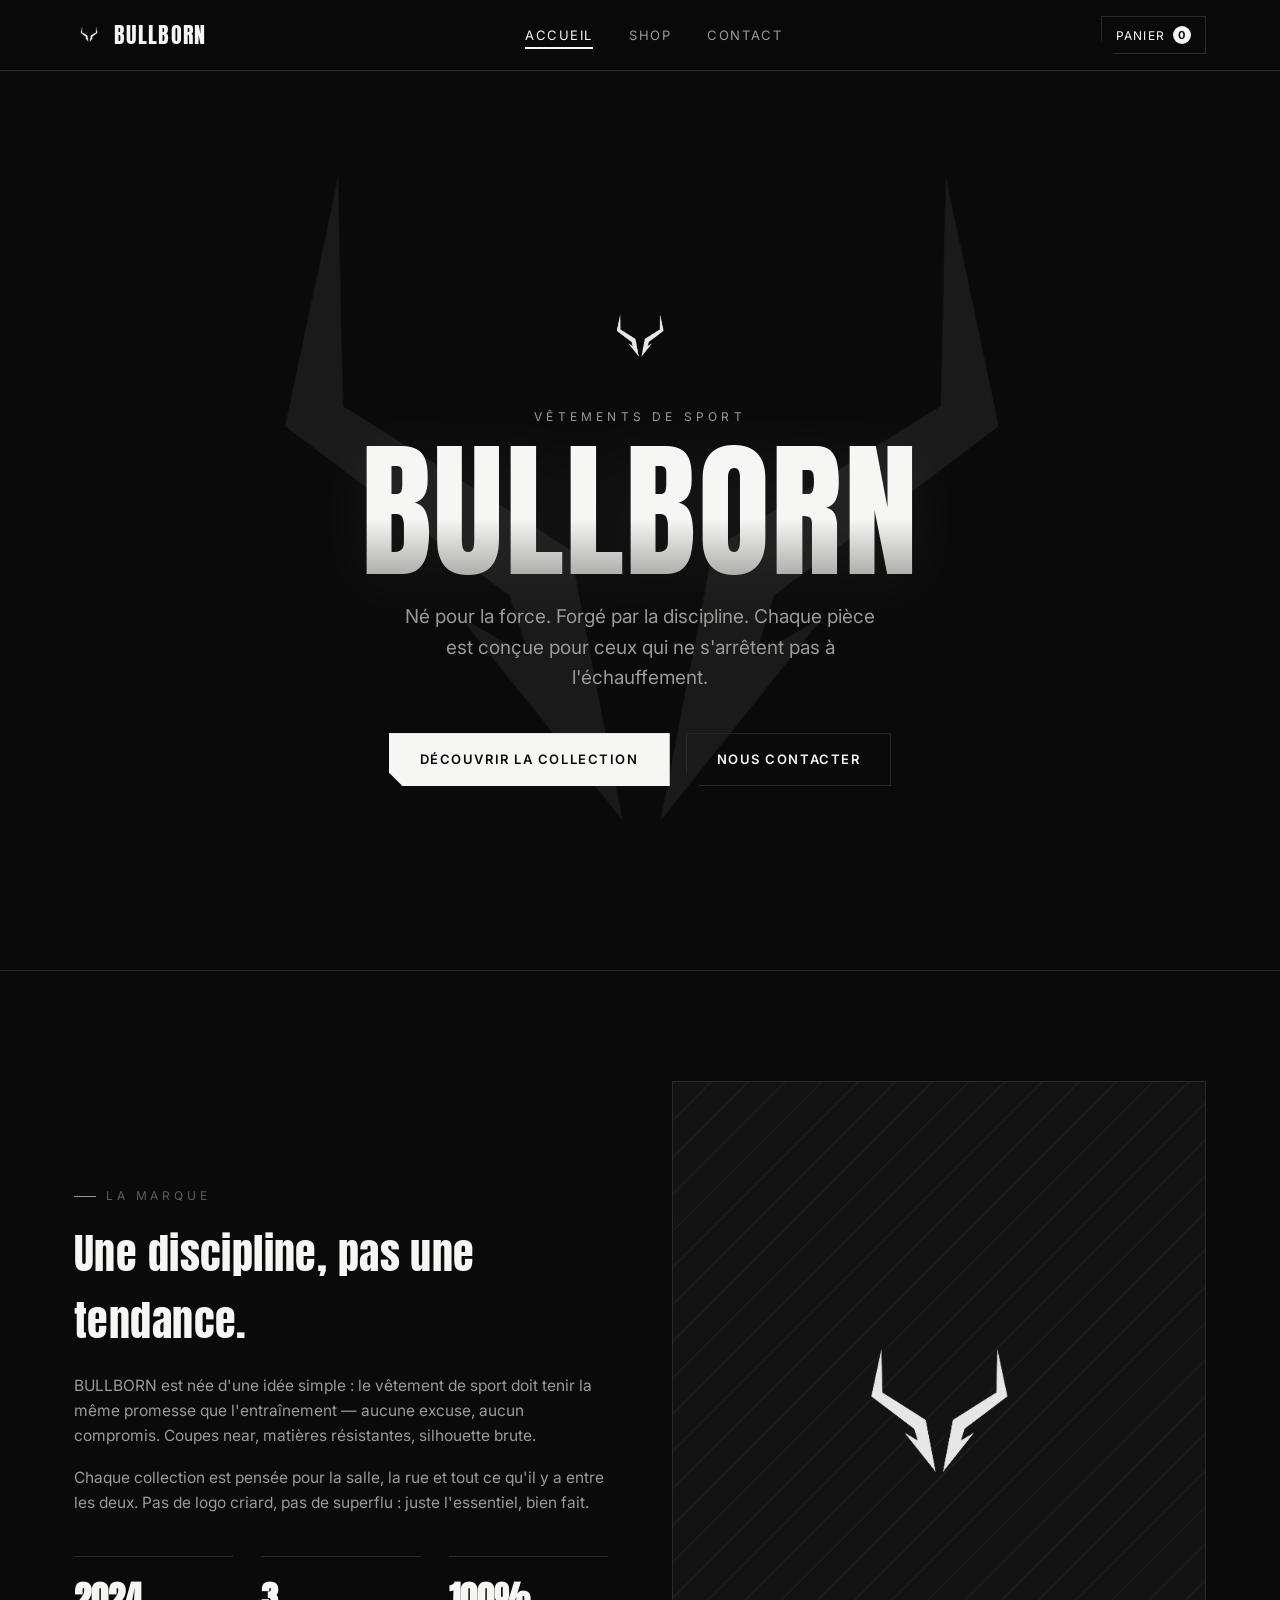
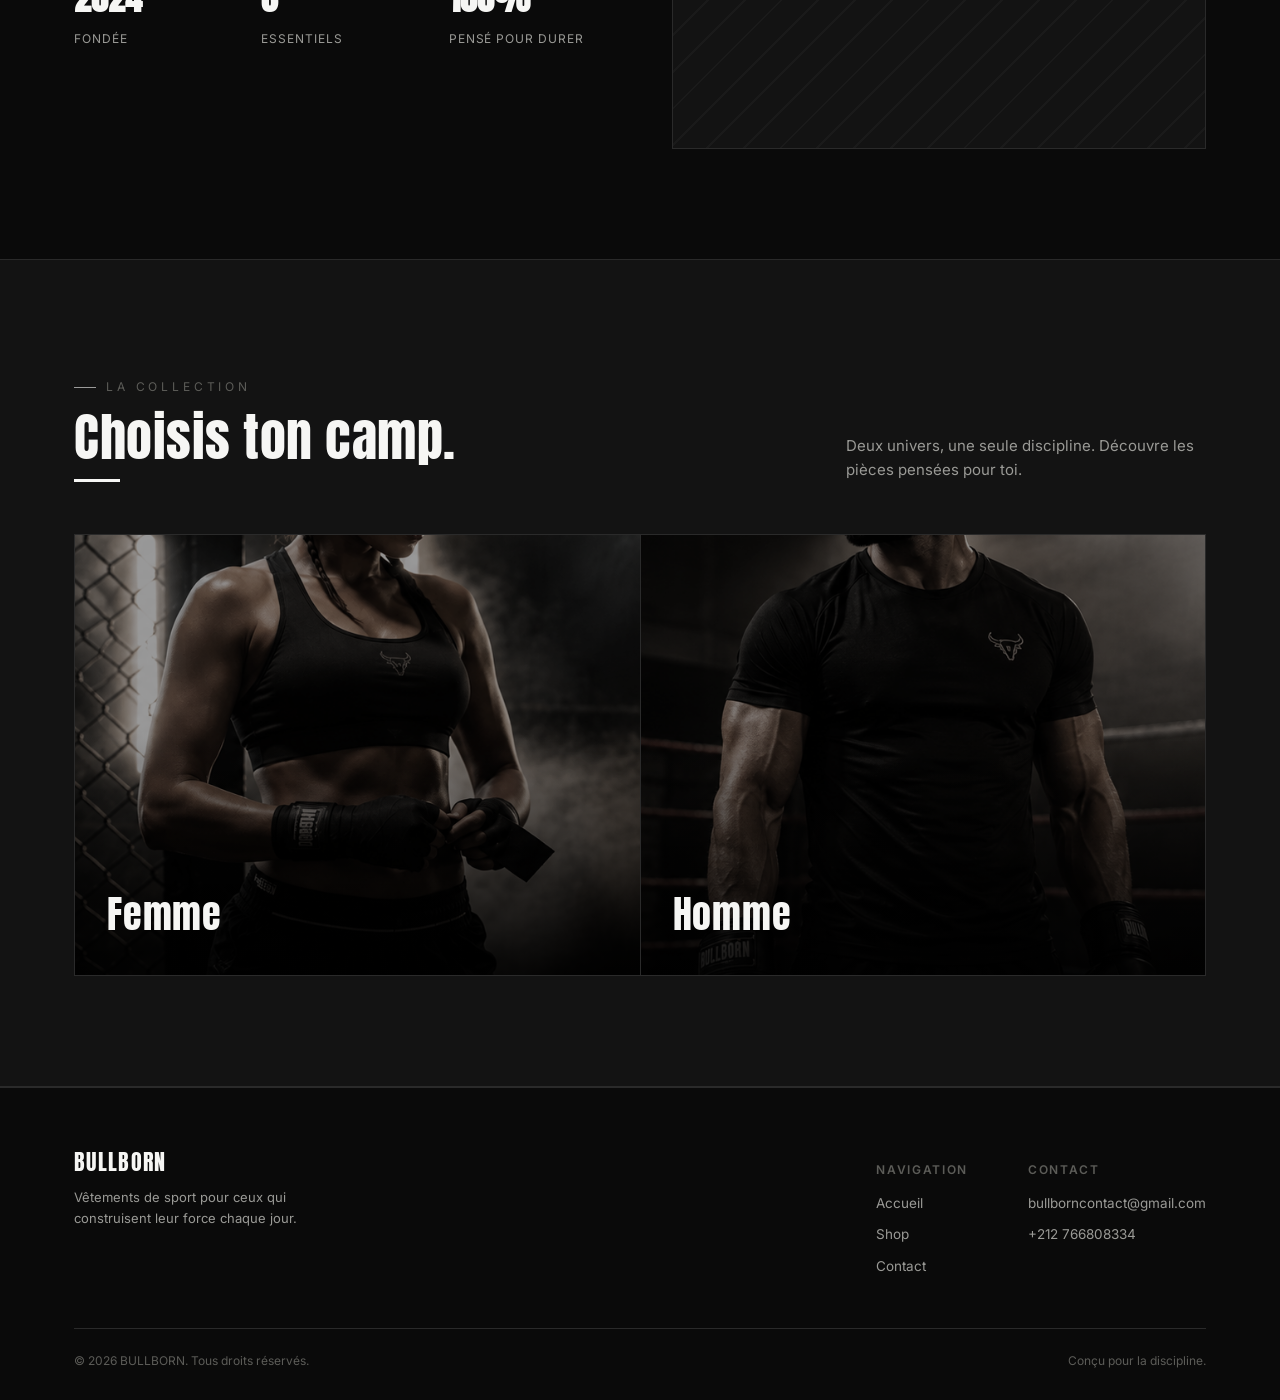
<file: index.html>
<!DOCTYPE html>
<html lang="fr">
<head>
<meta charset="UTF-8">
<meta name="viewport" content="width=device-width, initial-scale=1.0">
<title>BULLBORN — Né pour la force</title>
<meta name="description" content="BULLBORN, vêtements de sport pensés pour la discipline et la performance.">
<link rel="preconnect" href="https://fonts.googleapis.com">
<link href="https://fonts.googleapis.com/css2?family=Anton&family=Inter:wght@400;500;600;700&display=swap" rel="stylesheet">
<link rel="stylesheet" href="style.css">
</head>
<body>

<!-- =========================================================
     NAVIGATION — identique sur les 3 pages.
     Pour changer le nom de la marque, modifie le texte
     "BULLBORN" dans le <a class="brand">.
     ========================================================= -->
<header class="site-header">
  <nav class="nav">
    <a href="index.html" class="brand">
       <img src="images/logo.png" alt="Logo BULLBORN">
      BULLBORN
    </a>
    <ul class="nav-links" id="navLinks">
      <li><a href="index.html" class="active">Accueil</a></li>
      <li><a href="shop.html">Shop</a></li>
      <li><a href="contact.html">Contact</a></li>
    </ul>
    <div class="nav-actions">
      <button class="cart-btn" id="cartOpenBtn">
        Panier <span class="cart-count" id="cartCount">0</span>
      </button>
      <button class="menu-toggle" id="menuToggle" aria-label="Ouvrir le menu">
        <span></span><span></span><span></span>
      </button>
    </div>
  </nav>
</header>

<!-- =========================================================
     HERO — le titre, le slogan et le bouton principal.
     Modifie simplement le texte ci-dessous pour changer
     le slogan de la marque.
     ========================================================= -->
<section class="hero">
  <img src="images/logo.png" alt="" class="hero-giant-logo">
  <div class="hero-bg-line"></div>
  <img src="images/logo.png" alt="" class="hero-mark">
  <span class="hero-eyebrow">Vêtements de sport</span>
  <h1>BULLBORN</h1>
  <p class="hero-tagline">Né pour la force. Forgé par la discipline. Chaque pièce est conçue pour ceux qui ne s'arrêtent pas à l'échauffement.</p>
  <div class="hero-cta">
    <a href="shop.html" class="btn">Découvrir la collection</a>
    <a href="contact.html" class="btn btn-outline">Nous contacter</a>
  </div>
</section>

<!-- =========================================================
     PRÉSENTATION DE LA MARQUE
     Modifie le texte dans .brand-copy pour changer la
     description de la marque, et les chiffres dans .stat.
     ========================================================= -->
<section class="section">
  <div class="container brand-block">
    <div class="brand-copy">
      <span class="label" style="margin-bottom:14px;">La marque</span>
      <h2 style="font-size:clamp(28px,4vw,42px);margin-bottom:20px;">Une discipline, pas une tendance.</h2>
      <p>BULLBORN est née d'une idée simple : le vêtement de sport doit tenir la même promesse que l'entraînement — aucune excuse, aucun compromis. Coupes near, matières résistantes, silhouette brute.</p>
      <p>Chaque collection est pensée pour la salle, la rue et tout ce qu'il y a entre les deux. Pas de logo criard, pas de superflu : juste l'essentiel, bien fait.</p>
      <div class="stats">
        <div class="stat"><strong>2024</strong><span>Fondée</span></div>
        <div class="stat"><strong>3</strong><span>Essentiels</span></div>
        <div class="stat"><strong>100%</strong><span>Pensé pour durer</span></div>
      </div>
    </div>
    <div class="brand-visual">
      <img src="images/logo.png" alt="Emblème BULLBORN">
    </div>
  </div>
</section>

<!-- =========================================================
     APERÇU DE LA BOUTIQUE — 3 catégories qui renvoient au Shop.
     ========================================================= -->
<section class="section section-alt">
  <div class="container">
    <div class="section-head">
      <div>
        <span class="label">La collection</span>
        <h2>Choisis ton camp.</h2>
      </div>
      <p>Deux univers, une seule discipline. Découvre les pièces pensées pour toi.</p>
    </div>
    <div class="gender-grid">
      <a href="shop.html?cat=femme" class="gender-card">
        <img src="images/femme.png" alt="Collection Femme BULLBORN" onerror="this.src='images/placeholder.svg'">
        <div class="gender-overlay"></div>
        <span class="gender-label">Femme</span>
      </a>
      <a href="shop.html?cat=homme" class="gender-card">
        <img src="images/homme.png" alt="Collection Homme BULLBORN" onerror="this.src='images/placeholder.svg'">
        <div class="gender-overlay"></div>
        <span class="gender-label">Homme</span>
      </a>
    </div>
  </div>
</section>

<!-- =========================================================
     FOOTER — identique sur les 3 pages.
     ========================================================= -->
<footer class="site-footer">
  <div class="container">
    <div class="footer-top">
      <div>
        <div class="footer-brand">BULLBORN</div>
        <p class="footer-tag">Vêtements de sport pour ceux qui construisent leur force chaque jour.</p>
      </div>
      <div class="footer-cols">
        <div class="footer-col">
          <h4>Navigation</h4>
          <a href="index.html">Accueil</a>
          <a href="shop.html">Shop</a>
          <a href="contact.html">Contact</a>
        </div>
        <div class="footer-col">
          <h4>Contact</h4>
          <span>bullborncontact@gmail.com</span>
          <span>+212 766808334</span>
        </div>
      </div>
    </div>
    <div class="footer-bottom">
      <span>© 2026 BULLBORN. Tous droits réservés.</span>
      <span>Conçu pour la discipline.</span>
    </div>
  </div>
</footer>

<!-- Panneau panier -->
<div class="cart-overlay" id="cartOverlay"></div>
<aside class="cart-panel" id="cartPanel">
  <div class="cart-head">
    <h3>Votre panier</h3>
    <button class="cart-close" id="cartCloseBtn" aria-label="Fermer le panier">&times;</button>
  </div>
  <div class="cart-items" id="cartItems">
    <p class="cart-empty">Votre panier est vide.</p>
  </div>
  <div class="cart-foot">
    <div class="cart-total"><span>Total</span><span id="cartTotal">0 MAD</span></div>
    <button class="btn btn-block" id="checkoutBtn">Passer la commande</button>
  </div>
</aside>

<!-- Modal de commande -->
<div class="checkout-overlay" id="checkoutOverlay"></div>
<div class="checkout-modal" id="checkoutModal">
  <button class="cart-close" id="checkoutCloseBtn" aria-label="Fermer">&times;</button>
  <h3>Finaliser la commande</h3>
  <form id="checkoutForm" novalidate>
    <div class="field">
      <label for="coPrenom">Prénom</label>
      <input type="text" id="coPrenom" name="prenom" required>
    </div>
    <div class="field">
      <label for="coNom">Nom</label>
      <input type="text" id="coNom" name="nom" required>
    </div>
    <div class="field">
      <label for="coTel">Numéro de téléphone</label>
      <input type="tel" id="coTel" name="tel" required>
    </div>
    <div class="field">
      <label for="coAdresse">Adresse de livraison</label>
      <textarea id="coAdresse" name="adresse" required></textarea>
    </div>
    <button type="submit" class="btn btn-block">Confirmer la commande</button>
    <p class="form-note">Paiement à la livraison. Nous vous contacterons pour confirmer.</p>
  </form>
</div>

<div class="added-msg" id="addedMsg">Ajouté au panier</div>

<script src="script.js"></script>
</body>
</html>
</file>
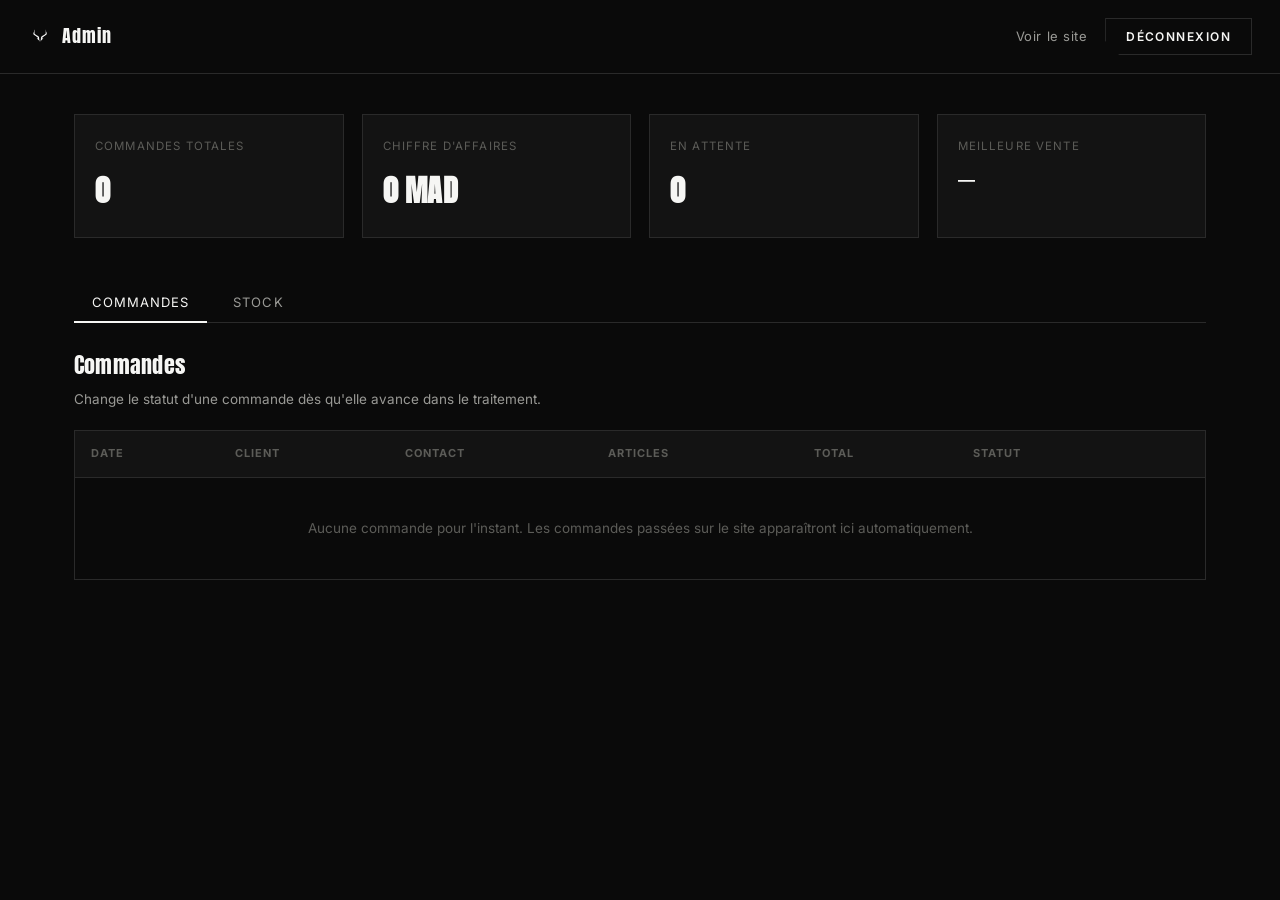
<file: admin.html>
<!DOCTYPE html>
<html lang="fr">
<head>
<meta charset="UTF-8">
<meta name="viewport" content="width=device-width, initial-scale=1.0">
<title>Admin — BULLBORN</title>
<meta name="robots" content="noindex, nofollow">
<link rel="preconnect" href="https://fonts.googleapis.com">
<link href="https://fonts.googleapis.com/css2?family=Anton&family=Inter:wght@400;500;600;700&display=swap" rel="stylesheet">
<link rel="stylesheet" href="style.css">
<link rel="stylesheet" href="admin.css">
</head>
<body class="admin-body">

<!-- =========================================================
     ÉCRAN DE CONNEXION
     Mot de passe défini dans admin.js (ADMIN_PASSWORD).
     Ce n'est qu'une protection légère côté navigateur, pas une
     vraie sécurité — n'importe qui lisant le code source peut
     voir le mot de passe. Suffisant pour éviter les visiteurs
     occasionnels, pas pour protéger des données sensibles.
     ========================================================= */
<section class="admin-login" id="adminLogin">
  <form id="adminLoginForm" class="admin-login-box" novalidate>
    <img src="images/logo.png" alt="BULLBORN" class="admin-login-logo">
    <span class="label">Accès admin</span>
    <h1>Panneau BULLBORN</h1>
    <div class="field">
      <label for="adminPassword">Mot de passe</label>
      <input type="password" id="adminPassword" name="password" required autocomplete="current-password">
    </div>
    <p class="admin-login-error" id="adminLoginError">Mot de passe incorrect.</p>
    <button type="submit" class="btn btn-block">Se connecter</button>
    <a href="index.html" class="admin-back-link">← Retour au site</a>
  </form>
</section>

<!-- =========================================================
     TABLEAU DE BORD
     ========================================================= -->
<div class="admin-wrap" id="adminWrap" hidden>

  <header class="admin-header">
    <div class="admin-header-brand">
      <img src="images/logo.png" alt="BULLBORN">
      <span>Admin</span>
    </div>
    <div class="admin-header-actions">
      <a href="index.html" class="admin-link">Voir le site</a>
      <button class="btn btn-outline" id="adminLogoutBtn">Déconnexion</button>
    </div>
  </header>

  <main class="admin-main">

    <!-- ---------- Statistiques ---------- -->
    <section class="admin-stats" id="adminStats">
      <div class="admin-stat-card">
        <span class="admin-stat-label">Commandes totales</span>
        <strong class="admin-stat-value" id="statTotalOrders">0</strong>
      </div>
      <div class="admin-stat-card">
        <span class="admin-stat-label">Chiffre d'affaires</span>
        <strong class="admin-stat-value" id="statRevenue">0 MAD</strong>
      </div>
      <div class="admin-stat-card">
        <span class="admin-stat-label">En attente</span>
        <strong class="admin-stat-value" id="statPending">0</strong>
      </div>
      <div class="admin-stat-card">
        <span class="admin-stat-label">Meilleure vente</span>
        <strong class="admin-stat-value admin-stat-value--small" id="statBestSeller">—</strong>
      </div>
    </section>

    <!-- ---------- Onglets ---------- -->
    <div class="admin-tabs" id="adminTabs">
      <button type="button" class="admin-tab active" data-tab="orders">Commandes</button>
      <button type="button" class="admin-tab" data-tab="stock">Stock</button>
    </div>

    <!-- ---------- Onglet Commandes ---------- -->
    <section class="admin-panel" id="panelOrders">
      <div class="admin-panel-head">
        <h2>Commandes</h2>
        <p>Change le statut d'une commande dès qu'elle avance dans le traitement.</p>
      </div>
      <div class="admin-table-wrap">
        <table class="admin-table" id="ordersTable">
          <thead>
            <tr>
              <th>Date</th>
              <th>Client</th>
              <th>Contact</th>
              <th>Articles</th>
              <th>Total</th>
              <th>Statut</th>
              <th></th>
            </tr>
          </thead>
          <tbody id="ordersTableBody"></tbody>
        </table>
        <p class="admin-empty" id="ordersEmpty">Aucune commande pour l'instant. Les commandes passées sur le site apparaîtront ici automatiquement.</p>
      </div>
    </section>

    <!-- ---------- Onglet Stock ---------- -->
    <section class="admin-panel" id="panelStock" hidden>
      <div class="admin-panel-head">
        <h2>Stock</h2>
        <p>Modifie une quantité et clique en dehors du champ pour l'enregistrer. Une taille à 0 s'affiche comme en rupture de stock sur la boutique.</p>
      </div>
      <div class="admin-table-wrap">
        <table class="admin-table" id="stockTable">
          <thead>
            <tr>
              <th>Produit</th>
              <th>Taille</th>
              <th>Quantité en stock</th>
            </tr>
          </thead>
          <tbody id="stockTableBody"></tbody>
        </table>
      </div>
    </section>

  </main>
</div>

<script src="admin.js"></script>
</body>
</html>
</file>
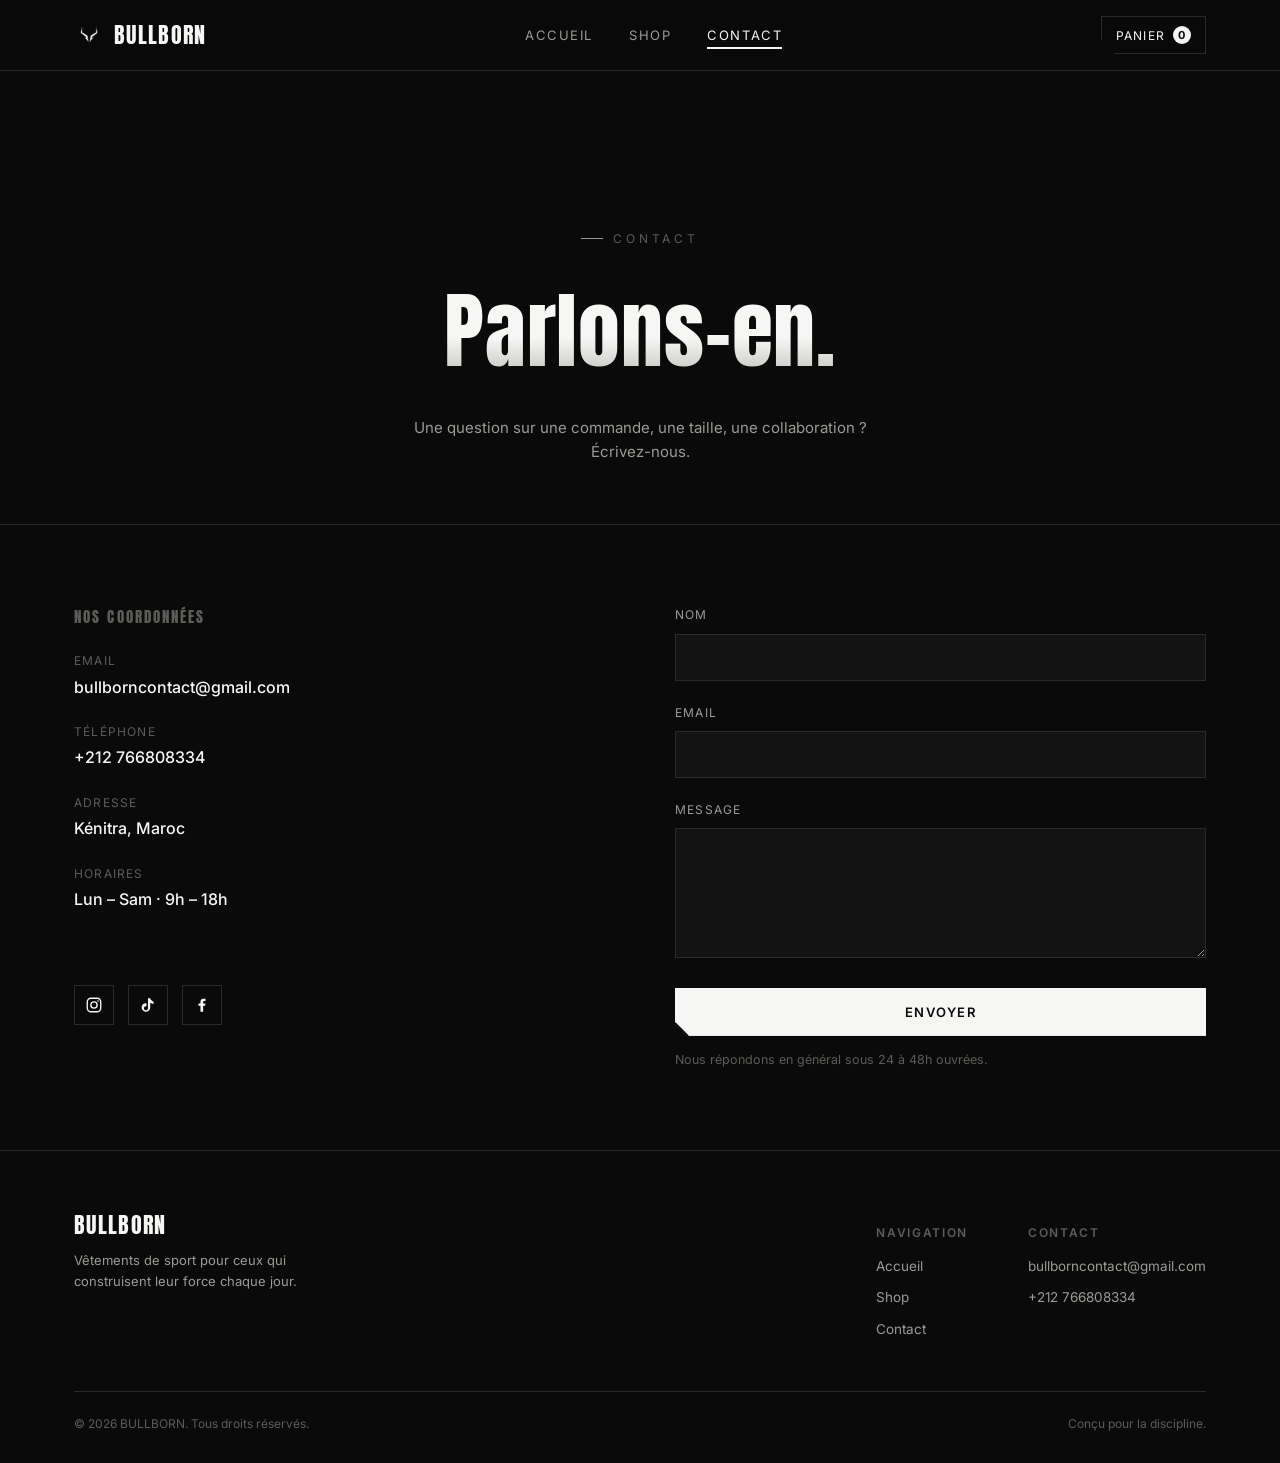
<file: contact.html>
<!DOCTYPE html>
<html lang="fr">
<head>
<meta charset="UTF-8">
<meta name="viewport" content="width=device-width, initial-scale=1.0">
<title>Contact — BULLBORN</title>
<meta name="description" content="Contactez l'équipe BULLBORN.">
<link rel="preconnect" href="https://fonts.googleapis.com">
<link href="https://fonts.googleapis.com/css2?family=Anton&family=Inter:wght@400;500;600;700&display=swap" rel="stylesheet">
<link rel="stylesheet" href="style.css">
</head>
<body>

<header class="site-header">
  <nav class="nav">
    <a href="index.html" class="brand">
      <img src="images/logo.png" alt="Logo BULLBORN">
      BULLBORN
    </a>
    <ul class="nav-links" id="navLinks">
      <li><a href="index.html">Accueil</a></li>
      <li><a href="shop.html">Shop</a></li>
      <li><a href="contact.html" class="active">Contact</a></li>
    </ul>
    <div class="nav-actions">
      <button class="cart-btn" id="cartOpenBtn">
        Panier <span class="cart-count" id="cartCount">0</span>
      </button>
      <button class="menu-toggle" id="menuToggle" aria-label="Ouvrir le menu">
        <span></span><span></span><span></span>
      </button>
    </div>
  </nav>
</header>

<section class="page-hero">
  <span class="label">Contact</span>
  <h1>Parlons-en.</h1>
  <p>Une question sur une commande, une taille, une collaboration ? Écrivez-nous.</p>
</section>

<section class="section-tight">
  <div class="container contact-wrap">

    <!-- =====================================================
         INFOS DE CONTACT
         Modifie l'email, le téléphone, l'adresse et les
         liens réseaux sociaux directement dans ce bloc.
         ===================================================== -->
    <div class="contact-info">
      <h3>Nos coordonnées</h3>
      <div class="info-line">
        <span>Email</span>
        <strong>bullborncontact@gmail.com</strong>
      </div>
      <div class="info-line">
        <span>Téléphone</span>
        <strong>+212 766808334 </strong>
      </div>
      <div class="info-line">
        <span>Adresse</span>
        <strong>Kénitra, Maroc</strong>
      </div>
      <div class="info-line">
        <span>Horaires</span>
        <strong>Lun – Sam · 9h – 18h</strong>
      </div>
      <div class="social-row">
        <div class="social-row">

    <a href="https://www.instagram.com/bullborn.ma"
       target="_blank"
       rel="noopener noreferrer"
       aria-label="Instagram">
        <svg width="18" height="18" viewBox="0 0 24 24" fill="none" stroke="currentColor" stroke-width="1.8"><rect x="3" y="3" width="18" height="18" rx="5"/><circle cx="12" cy="12" r="4.2"/><circle cx="17.3" cy="6.7" r="1.1" fill="currentColor" stroke="none"/></svg>
    </a>

    <a href="https://www.tiktok.com/@bullborn1"
       target="_blank"
       rel="noopener noreferrer"
       aria-label="TikTok">
        <svg width="18" height="18" viewBox="0 0 24 24" fill="currentColor"><path d="M16.6 5.82c-.9-.68-1.5-1.7-1.63-2.87h-3.02v13.35c0 1.5-1.22 2.72-2.72 2.72a2.72 2.72 0 1 1 0-5.44c.25 0 .5.03.73.1V9.6a5.75 5.75 0 1 0 5.02 5.7V9.15a7.6 7.6 0 0 0 4.42 1.42V7.55a4.65 4.65 0 0 1-2.8-1.73z"/></svg>
    </a>

    <a href="#"
       aria-label="Facebook">
        <svg width="18" height="18" viewBox="0 0 24 24" fill="currentColor"><path d="M13.5 21v-7.9h2.65l.4-3.08h-3.05V8.05c0-.89.25-1.5 1.52-1.5h1.63V3.8C15.94 3.66 15.06 3.6 14.02 3.6c-2.4 0-4.05 1.47-4.05 4.16v2.26H7.3v3.08h2.67V21h3.53z"/></svg>
    </a>

</div>
      </div>
    </div>

    <!-- =====================================================
         FORMULAIRE — géré par script.js (voir formSubmit).
         Actuellement le formulaire affiche juste un message
         de confirmation ; pour l'envoyer réellement quelque
         part, connecte-le à un service comme Formspree,
         EmailJS, ou à ton propre backend (voir script.js).
         ===================================================== -->
    <form id="contactForm" novalidate>
      <div class="field">
        <label for="name">Nom</label>
        <input type="text" id="name" name="name" required>
      </div>
      <div class="field">
        <label for="email">Email</label>
        <input type="email" id="email" name="email" required>
      </div>
      <div class="field">
        <label for="message">Message</label>
        <textarea id="message" name="message" required></textarea>
      </div>
      <button type="submit" class="btn btn-block">Envoyer</button>
      <p class="form-note">Nous répondons en général sous 24 à 48h ouvrées.</p>
      <div class="form-success" id="formSuccess">Merci ! Votre message a bien été envoyé — nous revenons vers vous rapidement.</div>
    </form>

  </div>
</section>

<footer class="site-footer">
  <div class="container">
    <div class="footer-top">
      <div>
        <div class="footer-brand">BULLBORN</div>
        <p class="footer-tag">Vêtements de sport pour ceux qui construisent leur force chaque jour.</p>
      </div>
      <div class="footer-cols">
        <div class="footer-col">
          <h4>Navigation</h4>
          <a href="index.html">Accueil</a>
          <a href="shop.html">Shop</a>
          <a href="contact.html">Contact</a>
        </div>
        <div class="footer-col">
          <h4>Contact</h4>
          <span>bullborncontact@gmail.com</span>
          <span>+212 766808334</span>
        </div>
      </div>
    </div>
    <div class="footer-bottom">
      <span>© 2026 BULLBORN. Tous droits réservés.</span>
      <span>Conçu pour la discipline.</span>
    </div>
  </div>
</footer>

<!-- Panneau panier -->
<div class="cart-overlay" id="cartOverlay"></div>
<aside class="cart-panel" id="cartPanel">
  <div class="cart-head">
    <h3>Votre panier</h3>
    <button class="cart-close" id="cartCloseBtn" aria-label="Fermer le panier">&times;</button>
  </div>
  <div class="cart-items" id="cartItems">
    <p class="cart-empty">Votre panier est vide.</p>
  </div>
  <div class="cart-foot">
    <div class="cart-total"><span>Total</span><span id="cartTotal">0 MAD</span></div>
    <button class="btn btn-block" id="checkoutBtn">Passer la commande</button>
  </div>
</aside>

<!-- Modal de commande -->
<div class="checkout-overlay" id="checkoutOverlay"></div>
<div class="checkout-modal" id="checkoutModal">
  <button class="cart-close" id="checkoutCloseBtn" aria-label="Fermer">&times;</button>
  <h3>Finaliser la commande</h3>
  <form id="checkoutForm" novalidate>
    <div class="field">
      <label for="coPrenom">Prénom</label>
      <input type="text" id="coPrenom" name="prenom" required>
    </div>
    <div class="field">
      <label for="coNom">Nom</label>
      <input type="text" id="coNom" name="nom" required>
    </div>
    <div class="field">
      <label for="coTel">Numéro de téléphone</label>
      <input type="tel" id="coTel" name="tel" required>
    </div>
    <div class="field">
      <label for="coAdresse">Adresse de livraison</label>
      <textarea id="coAdresse" name="adresse" required></textarea>
    </div>
    <button type="submit" class="btn btn-block">Confirmer la commande</button>
    <p class="form-note">Paiement à la livraison. Nous vous contacterons pour confirmer.</p>
  </form>
</div>

<div class="added-msg" id="addedMsg">Ajouté au panier</div>

<script src="script.js"></script>
</body>
</html>
</file>
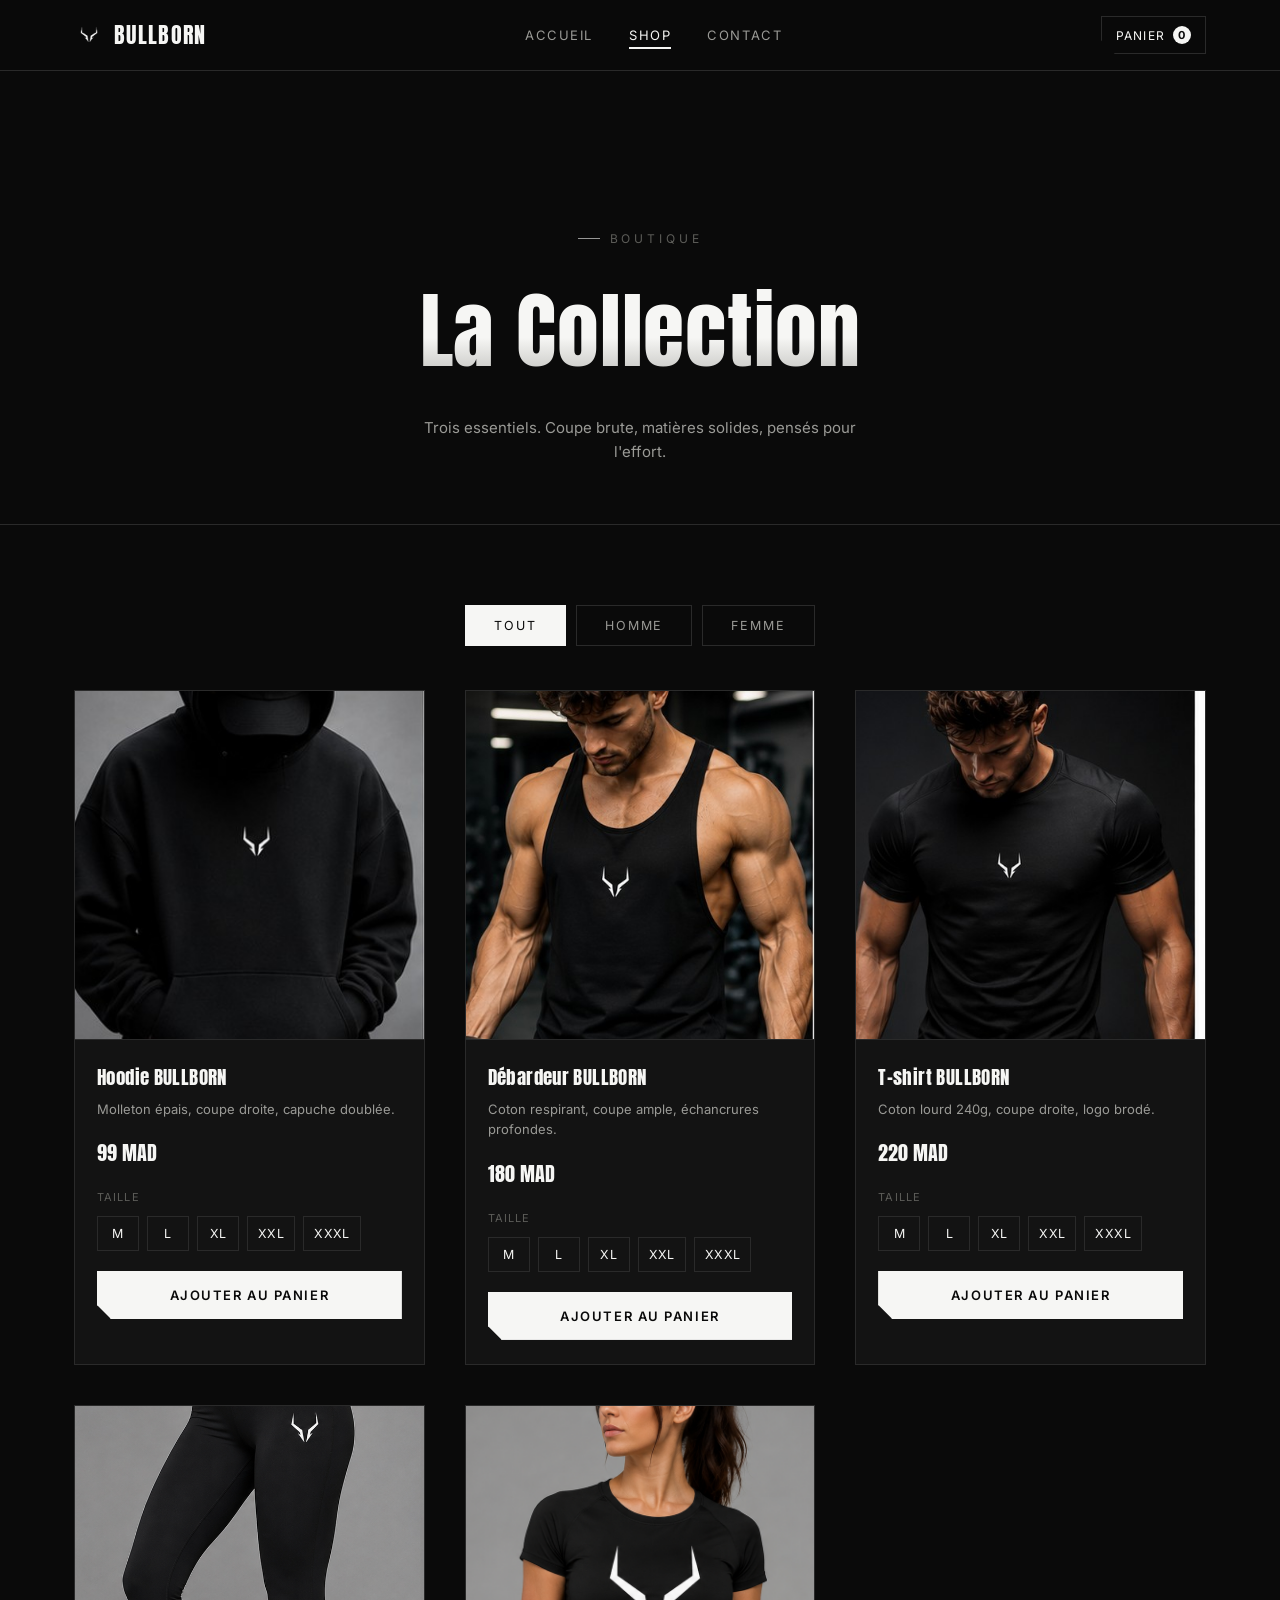
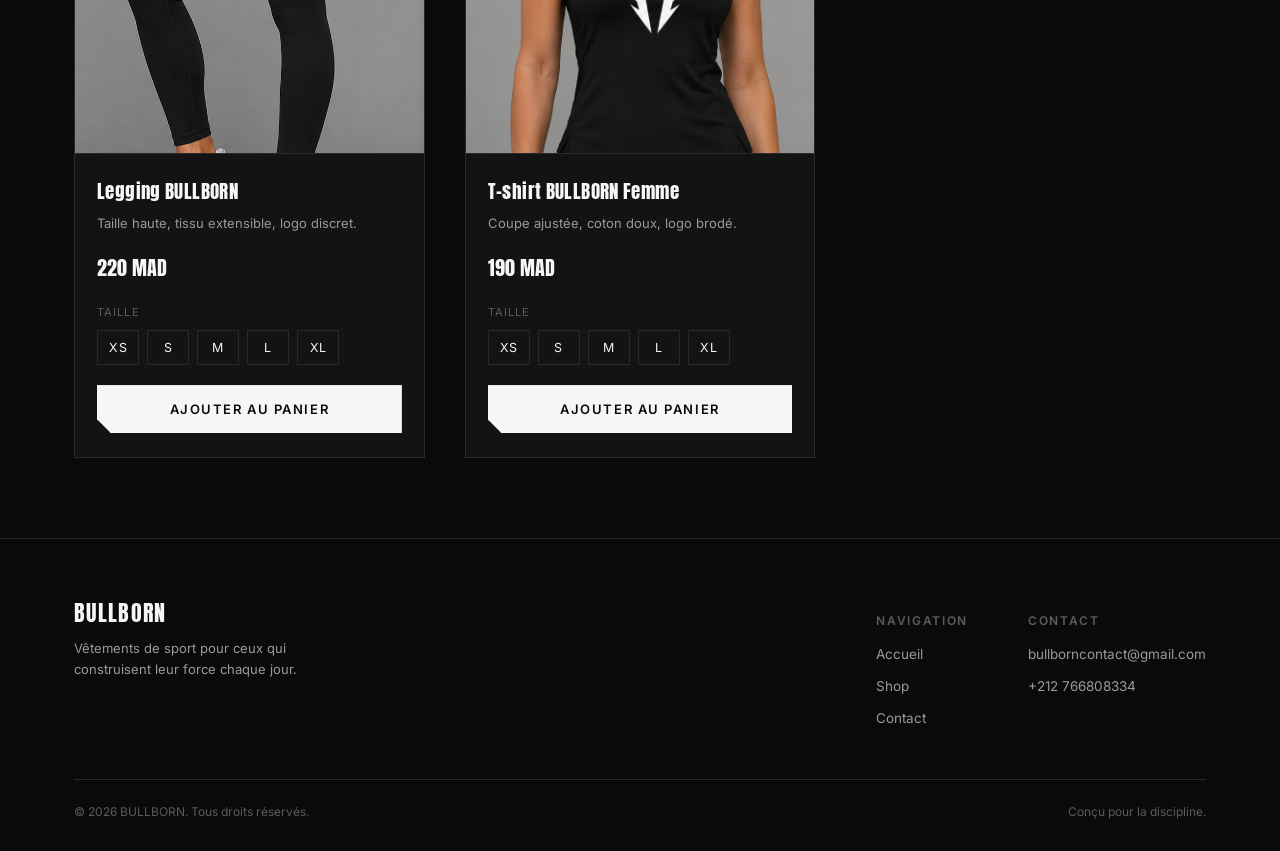
<file: shop.html>
<!DOCTYPE html>
<html lang="fr">
<head>
<meta charset="UTF-8">
<meta name="viewport" content="width=device-width, initial-scale=1.0">
<title>Shop — BULLBORN</title>
<meta name="description" content="Découvrez la collection BULLBORN : hoodie, débardeur et t-shirt.">
<link rel="preconnect" href="https://fonts.googleapis.com">
<link href="https://fonts.googleapis.com/css2?family=Anton&family=Inter:wght@400;500;600;700&display=swap" rel="stylesheet">
<link rel="stylesheet" href="style.css">
</head>
<body>

<header class="site-header">
  <nav class="nav">
    <a href="index.html" class="brand">
      <img src="images/logo.png" alt="Logo BULLBORN">
      BULLBORN
    </a>
    <ul class="nav-links" id="navLinks">
      <li><a href="index.html">Accueil</a></li>
      <li><a href="shop.html" class="active">Shop</a></li>
      <li><a href="contact.html">Contact</a></li>
    </ul>
    <div class="nav-actions">
      <button class="cart-btn" id="cartOpenBtn">
        Panier <span class="cart-count" id="cartCount">0</span>
      </button>
      <button class="menu-toggle" id="menuToggle" aria-label="Ouvrir le menu">
        <span></span><span></span><span></span>
      </button>
    </div>
  </nav>
</header>

<section class="page-hero">
  <span class="label">Boutique</span>
  <h1>La Collection</h1>
  <p>Trois essentiels. Coupe brute, matières solides, pensés pour l'effort.</p>
</section>

<!-- =========================================================
     PRODUITS
     -----------------------------------------------------------
     Pour ajouter, modifier ou supprimer un produit :
     - Copie/colle un bloc <article class="product-card">...</article>
     - Change le texte du nom (h3), du prix (.product-price)
       et de la description (.product-desc)
     - Change le "data-name" et "data-price" du bouton
       (utilisés par script.js pour le panier)
     - Remplace le fichier image dans /images et le chemin
       "src" ci-dessous (ex: images/hoodie.jpg)
     ========================================================= -->
<section class="section-tight">
  <div class="container">

    <!-- =====================================================
         ONGLETS HOMME / FEMME
         Filtrent les produits ci-dessous selon leur attribut
         data-category ("homme" ou "femme") sur chaque
         <article class="product-card">. Géré par script.js.
         ===================================================== -->
    <div class="shop-tabs" id="shopTabs">
      <button type="button" class="shop-tab active" data-filter="all">Tout</button>
      <button type="button" class="shop-tab" data-filter="homme">Homme</button>
      <button type="button" class="shop-tab" data-filter="femme">Femme</button>
    </div>

    <div class="product-grid">

      <article class="product-card" data-category="homme">
        <div class="product-media">
          <img src="images/cat-hoodie.jpg" alt="Hoodie BULLBORN noir" onerror="this.src='images/placeholder.svg'">
        </div>
        <div class="product-info">
          <h3>Hoodie BULLBORN</h3>
          <p class="product-desc">Molleton épais, coupe droite, capuche doublée.</p>
          <p class="product-price">99 MAD</p>
          <div class="product-sizes" data-sizes>
            <span class="size-label">Taille</span>
            <div class="size-group">
              <button type="button" class="size-option" data-size="M">M</button>
              <button type="button" class="size-option" data-size="L">L</button>
              <button type="button" class="size-option" data-size="XL">XL</button>
              <button type="button" class="size-option" data-size="XXL">XXL</button>
              <button type="button" class="size-option" data-size="XXXL">XXXL</button>
            </div>
            <p class="size-warning">Choisis une taille avant d'ajouter au panier.</p>
          </div>
          <button class="btn btn-block add-to-cart" data-name="Hoodie BULLBORN" data-price="450">Ajouter au panier</button>
        </div>
      </article>

      <article class="product-card" data-category="homme">
        <div class="product-media">
          <img src="images/cat-debardeur.jpg" alt="Débardeur BULLBORN" onerror="this.src='images/placeholder.svg'">
        </div>
        <div class="product-info">
          <h3>Débardeur BULLBORN</h3>
          <p class="product-desc">Coton respirant, coupe ample, échancrures profondes.</p>
          <p class="product-price">180 MAD</p>
          <div class="product-sizes" data-sizes>
            <span class="size-label">Taille</span>
            <div class="size-group">
              <button type="button" class="size-option" data-size="M">M</button>
              <button type="button" class="size-option" data-size="L">L</button>
              <button type="button" class="size-option" data-size="XL">XL</button>
              <button type="button" class="size-option" data-size="XXL">XXL</button>
              <button type="button" class="size-option" data-size="XXXL">XXXL</button>
            </div>
            <p class="size-warning">Choisis une taille avant d'ajouter au panier.</p>
          </div>
          <button class="btn btn-block add-to-cart" data-name="Débardeur BULLBORN" data-price="180">Ajouter au panier</button>
        </div>
      </article>

      <article class="product-card" data-category="homme">
        <div class="product-media">
          <img src="images/cat-tshirt.jpg" alt="T-shirt BULLBORN" onerror="this.src='images/placeholder.svg'">
        </div>
        <div class="product-info">
          <h3>T-shirt BULLBORN</h3>
          <p class="product-desc">Coton lourd 240g, coupe droite, logo brodé.</p>
          <p class="product-price">220 MAD</p>
          <div class="product-sizes" data-sizes>
            <span class="size-label">Taille</span>
            <div class="size-group">
              <button type="button" class="size-option" data-size="M">M</button>
              <button type="button" class="size-option" data-size="L">L</button>
              <button type="button" class="size-option" data-size="XL">XL</button>
              <button type="button" class="size-option" data-size="XXL">XXL</button>
              <button type="button" class="size-option" data-size="XXXL">XXXL</button>
            </div>
            <p class="size-warning">Choisis une taille avant d'ajouter au panier.</p>
          </div>
          <button class="btn btn-block add-to-cart" data-name="T-shirt BULLBORN" data-price="220">Ajouter au panier</button>
        </div>
      </article>

      <!-- =====================================================
           SECTION FEMME
           Remplace "images/legging-femme.jpg" et
           "images/tshirt-femme.jpg" par tes vraies photos une
           fois prêtes (tant qu'elles n'existent pas, le visuel
           "IMAGE PRODUIT À AJOUTER" s'affiche à leur place).
           ===================================================== -->
      <article class="product-card" data-category="femme">
        <div class="product-media">
          <img src="images/legging-femme.png" alt="Legging BULLBORN Femme" onerror="this.src='images/placeholder.svg'">
        </div>
        <div class="product-info">
          <h3>Legging BULLBORN</h3>
          <p class="product-desc">Taille haute, tissu extensible, logo discret.</p>
          <p class="product-price">220 MAD</p>
          <div class="product-sizes" data-sizes>
            <span class="size-label">Taille</span>
            <div class="size-group">
              <button type="button" class="size-option" data-size="XS">XS</button>
              <button type="button" class="size-option" data-size="S">S</button>
              <button type="button" class="size-option" data-size="M">M</button>
              <button type="button" class="size-option" data-size="L">L</button>
              <button type="button" class="size-option" data-size="XL">XL</button>
            </div>
            <p class="size-warning">Choisis une taille avant d'ajouter au panier.</p>
          </div>
          <button class="btn btn-block add-to-cart" data-name="Legging BULLBORN" data-price="220">Ajouter au panier</button>
        </div>
      </article>

      <article class="product-card" data-category="femme">
        <div class="product-media">
          <img src="images/tshirt-femme.png" alt="T-shirt BULLBORN Femme" onerror="this.src='images/placeholder.svg'">
        </div>
        <div class="product-info">
          <h3>T-shirt BULLBORN Femme</h3>
          <p class="product-desc">Coupe ajustée, coton doux, logo brodé.</p>
          <p class="product-price">190 MAD</p>
          <div class="product-sizes" data-sizes>
            <span class="size-label">Taille</span>
            <div class="size-group">
              <button type="button" class="size-option" data-size="XS">XS</button>
              <button type="button" class="size-option" data-size="S">S</button>
              <button type="button" class="size-option" data-size="M">M</button>
              <button type="button" class="size-option" data-size="L">L</button>
              <button type="button" class="size-option" data-size="XL">XL</button>
            </div>
            <p class="size-warning">Choisis une taille avant d'ajouter au panier.</p>
          </div>
          <button class="btn btn-block add-to-cart" data-name="T-shirt BULLBORN Femme" data-price="190">Ajouter au panier</button>
        </div>
      </article>

    </div>
  </div>
</section>

<footer class="site-footer">
  <div class="container">
    <div class="footer-top">
      <div>
        <div class="footer-brand">BULLBORN</div>
        <p class="footer-tag">Vêtements de sport pour ceux qui construisent leur force chaque jour.</p>
      </div>
      <div class="footer-cols">
        <div class="footer-col">
          <h4>Navigation</h4>
          <a href="index.html">Accueil</a>
          <a href="shop.html">Shop</a>
          <a href="contact.html">Contact</a>
        </div>
        <div class="footer-col">
          <h4>Contact</h4>
          <span>bullborncontact@gmail.com</span>
          <span>+212 766808334</span>
        </div>
      </div>
    </div>
    <div class="footer-bottom">
      <span>© 2026 BULLBORN. Tous droits réservés.</span>
      <span>Conçu pour la discipline.</span>
    </div>
  </div>
</footer>

<!-- Panneau panier -->
<div class="cart-overlay" id="cartOverlay"></div>
<aside class="cart-panel" id="cartPanel">
  <div class="cart-head">
    <h3>Votre panier</h3>
    <button class="cart-close" id="cartCloseBtn" aria-label="Fermer le panier">&times;</button>
  </div>
  <div class="cart-items" id="cartItems">
    <p class="cart-empty">Votre panier est vide.</p>
  </div>
  <div class="cart-foot">
    <div class="cart-total"><span>Total</span><span id="cartTotal">0 MAD</span></div>
    <button class="btn btn-block" id="checkoutBtn">Passer la commande</button>
  </div>
</aside>

<!-- Modal de commande -->
<div class="checkout-overlay" id="checkoutOverlay"></div>
<div class="checkout-modal" id="checkoutModal">
  <button class="cart-close" id="checkoutCloseBtn" aria-label="Fermer">&times;</button>
  <h3>Finaliser la commande</h3>
  <form id="checkoutForm" novalidate>
    <div class="field">
      <label for="coPrenom">Prénom</label>
      <input type="text" id="coPrenom" name="prenom" required>
    </div>
    <div class="field">
      <label for="coNom">Nom</label>
      <input type="text" id="coNom" name="nom" required>
    </div>
    <div class="field">
      <label for="coTel">Numéro de téléphone</label>
      <input type="tel" id="coTel" name="tel" required>
    </div>
    <div class="field">
      <label for="coAdresse">Adresse de livraison</label>
      <textarea id="coAdresse" name="adresse" required></textarea>
    </div>
    <button type="submit" class="btn btn-block">Confirmer la commande</button>
    <p class="form-note">Paiement à la livraison. Nous vous contacterons pour confirmer.</p>
  </form>
</div>

<div class="added-msg" id="addedMsg">Ajouté au panier</div>

<script src="script.js"></script>
</body>
</html>
</file>
<file: style.css>
/* =========================================================
   BULLBORN — style.css
   -----------------------------------------------------------
   COMMENT MODIFIER LES COULEURS
   Toutes les couleurs du site sont définies une seule fois
   juste en dessous, dans ":root". Change une valeur ici et
   elle s'applique partout sur le site automatiquement.
   ========================================================= */

:root{
  --black:        #0a0a0a;   /* fond principal */
  --black-soft:    #131313;   /* fond des cartes / sections légèrement plus claires */
  --line:          #2a2a2a;   /* bordures discrètes */
  --white:         #f6f6f4;   /* texte principal / blanc */
  --gray:          #9a9a96;   /* texte secondaire */
  --gray-dim:      #5c5c58;   /* texte tertiaire, légendes */

  --font-display: 'Anton', Impact, 'Arial Narrow', sans-serif;
  --font-body:    'Inter', -apple-system, 'Segoe UI', sans-serif;

  --edge: polygon(0 0, 100% 0, 100% 100%, 14px 100%, 0 calc(100% - 14px));
}

/* ---------- Reset de base ---------- */
*, *::before, *::after{ box-sizing: border-box; }
html{ scroll-behavior: smooth; }
body{
  margin: 0;
  background: var(--black);
  color: var(--white);
  font-family: var(--font-body);
  font-weight: 400;
  line-height: 1.6;
  -webkit-font-smoothing: antialiased;
}
img{ max-width: 100%; display: block; }
a{ color: inherit; text-decoration: none; }
ul{ list-style: none; margin: 0; padding: 0; }
h1,h2,h3{ margin: 0; font-family: var(--font-display); font-weight: 400; letter-spacing: 0.01em; text-rendering: optimizeLegibility; }
p{ margin: 0; }

/* ---------- Label / eyebrow accentué ---------- */
.label{
  position: relative;
  display: inline-flex;
  align-items: center;
  gap: 10px;
  font-size: 12px;
  letter-spacing: 0.32em;
  text-transform: uppercase;
  color: var(--gray-dim);
}
.label::before{
  content: "";
  width: 22px;
  height: 1px;
  background: var(--white);
  opacity: 0.6;
}
button{ font-family: var(--font-body); cursor: pointer; }

.container{
  width: 100%;
  max-width: 1180px;
  margin: 0 auto;
  padding: 0 24px;
}

/* ---------- Focus visible (accessibilité) ---------- */
a:focus-visible, button:focus-visible, input:focus-visible, textarea:focus-visible{
  outline: 2px solid var(--white);
  outline-offset: 3px;
}

/* =========================================================
   HEADER / NAVIGATION
   ========================================================= */
.site-header{
  position: sticky;
  top: 0;
  z-index: 100;
  background: rgba(10,10,10,0.88);
  backdrop-filter: blur(10px);
  border-bottom: 1px solid var(--line);
}
.nav{
  display: flex;
  align-items: center;
  justify-content: space-between;
  padding: 16px 24px;
  max-width: 1180px;
  margin: 0 auto;
}
.brand{
  display: flex;
  align-items: center;
  gap: 10px;
  font-family: var(--font-display);
  font-size: 22px;
  letter-spacing: 0.06em;
}
.brand img{ height: 30px; width: auto; }

.nav-links{
  display: flex;
  gap: 36px;
}
.nav-links a{
  font-size: 13px;
  letter-spacing: 0.12em;
  text-transform: uppercase;
  color: var(--gray);
  position: relative;
  padding: 6px 0;
  transition: color 0.2s ease;
}
.nav-links a::after{
  content: "";
  position: absolute;
  left: 0; bottom: 0;
  width: 0;
  height: 2px;
  background: var(--white);
  transition: width 0.25s ease;
}
.nav-links a:hover,
.nav-links a.active{ color: var(--white); }
.nav-links a:hover::after,
.nav-links a.active::after{ width: 100%; }

.nav-actions{ display: flex; align-items: center; gap: 18px; }
.cart-btn{
  display: flex; align-items: center; gap: 8px;
  background: transparent; border: 1px solid var(--line);
  color: var(--white); padding: 9px 14px;
  font-size: 12px; letter-spacing: 0.1em; text-transform: uppercase;
  transition: border-color 0.2s ease, background 0.2s ease;
  clip-path: var(--edge);
}
.cart-btn:hover{ border-color: var(--white); background: var(--black-soft); }
.cart-count{
  background: var(--white); color: var(--black);
  font-weight: 700; font-size: 11px;
  min-width: 18px; height: 18px; border-radius: 50%;
  display: inline-flex; align-items: center; justify-content: center;
  transition: transform 0.2s ease;
}
.cart-count.bump{ animation: cartBump 0.4s ease; }
@keyframes cartBump{
  0%{ transform: scale(1); }
  35%{ transform: scale(1.5); }
  60%{ transform: scale(0.9); }
  100%{ transform: scale(1); }
}

.menu-toggle{
  display: none;
  flex-direction: column;
  gap: 5px;
  background: none; border: none; padding: 6px;
}
.menu-toggle span{ width: 22px; height: 2px; background: var(--white); display: block; }

/* =========================================================
   BOUTONS génériques
   ========================================================= */
.btn{
  display: inline-flex;
  align-items: center;
  gap: 10px;
  padding: 15px 30px;
  font-size: 13px;
  letter-spacing: 0.12em;
  text-transform: uppercase;
  font-weight: 600;
  border: 1px solid var(--white);
  background: var(--white);
  color: var(--black);
  clip-path: var(--edge);
  transition: transform 0.2s ease, background 0.2s ease, color 0.2s ease;
  position: relative;
  overflow: hidden;
}
.btn:hover{ transform: translateY(-2px); }
.btn-outline{
  background: transparent;
  color: var(--white);
  border-color: var(--line);
}
.btn-outline:hover{ border-color: var(--white); }
.btn-block{ width: 100%; justify-content: center; }

/* ---------- État de chargement des boutons (envoi formulaire) ---------- */
.btn.is-loading{
  color: transparent;
  pointer-events: none;
}
.btn.is-loading::after{
  content: "";
  position: absolute;
  top: 50%; left: 50%;
  width: 17px; height: 17px;
  margin: -9px 0 0 -9px;
  border: 2px solid rgba(10,10,10,0.25);
  border-top-color: var(--black);
  border-radius: 50%;
  animation: btnSpin 0.65s linear infinite;
}
@keyframes btnSpin{
  to{ transform: rotate(360deg); }
}

/* ---------- Effet "Ajouté" sur les boutons panier ---------- */
.add-to-cart.added{
  animation: addPulse 0.45s ease;
  background: var(--black);
  color: var(--white);
  border-color: var(--white);
}
.add-to-cart .btn-label{
  transition: opacity 0.2s ease, transform 0.2s ease;
}
.add-to-cart.added .btn-label{
  opacity: 0;
  transform: translateY(-6px);
}
.add-to-cart .btn-check{
  position: absolute;
  inset: 0;
  display: flex;
  align-items: center;
  justify-content: center;
  gap: 8px;
  opacity: 0;
  transform: scale(0.4) rotate(-20deg);
  transition: opacity 0.2s ease, transform 0.3s cubic-bezier(.34,1.56,.64,1);
}
.add-to-cart.added .btn-check{
  opacity: 1;
  transform: scale(1) rotate(0deg);
}
.add-to-cart .btn-ripple{
  position: absolute;
  inset: 0;
  border-radius: inherit;
  background: radial-gradient(circle, rgba(255,255,255,0.5) 0%, transparent 70%);
  opacity: 0;
  transform: scale(0);
  pointer-events: none;
}
.add-to-cart.added .btn-ripple{
  animation: btnRipple 0.55s ease-out;
}
@keyframes addPulse{
  0%{ transform: scale(1); }
  40%{ transform: scale(0.94); }
  100%{ transform: scale(1); }
}
@keyframes btnRipple{
  0%{ opacity: 0.55; transform: scale(0); }
  100%{ opacity: 0; transform: scale(2.2); }
}

/* =========================================================
   HERO (Accueil)
   ========================================================= */
.hero{
  position: relative;
  min-height: 100vh;
  display: flex;
  flex-direction: column;
  align-items: center;
  justify-content: center;
  text-align: center;
  padding: 140px 24px 100px;
  overflow: hidden;
  border-bottom: 1px solid var(--line);
  background: var(--black);
}

/* ---------- Grand logo en fond de la page d'accueil ----------
   Le logo est affiché en très grand format derrière le titre,
   en filigrane. Pour ajuster sa taille ou son intensité, change
   "width" et "opacity" ci-dessous. */
.hero-giant-logo{
  position: absolute;
  top: 50%;
  left: 50%;
  width: min(1600px, 190vw);
  transform: translate(-50%, -50%);
  opacity: 0.07;
  z-index: 0;
  pointer-events: none;
  animation: giantLogoIn 1.6s ease both;
}
@keyframes giantLogoIn{
  from{ opacity: 0; transform: translate(-50%, -50%) scale(0.94); }
  to{ opacity: 0.07; transform: translate(-50%, -50%) scale(1); }
}
.hero > *:not(.hero-giant-logo){ position: relative; z-index: 1; }

.hero-mark{
  width: 84px;
  opacity: 0.92;
  margin-bottom: 28px;
  animation: markIn 1s ease both;
}
.hero-eyebrow{
  font-size: 12px;
  letter-spacing: 0.35em;
  text-transform: uppercase;
  color: var(--gray);
  margin-bottom: 18px;
  animation: fadeUp 0.8s ease both 0.1s;
}
.hero h1{
  font-size: clamp(56px, 12vw, 148px);
  line-height: 0.92;
  letter-spacing: 0.01em;
  background: linear-gradient(180deg, var(--white) 0%, var(--white) 55%, #a8a8a4 100%);
  -webkit-background-clip: text;
  background-clip: text;
  color: transparent;
  filter: drop-shadow(0 6px 30px rgba(255,255,255,0.06));
  animation: fadeUp 0.9s ease both 0.2s;
}
.hero-tagline{
  margin-top: 22px;
  font-size: clamp(15px, 2vw, 19px);
  color: var(--gray);
  max-width: 480px;
  animation: fadeUp 0.9s ease both 0.32s;
}
.hero-cta{
  margin-top: 40px;
  display: flex;
  gap: 16px;
  flex-wrap: wrap;
  justify-content: center;
  animation: fadeUp 0.9s ease both 0.44s;
}
.hero-bg-line{
  position: absolute;
  inset: 0;
  background:
    linear-gradient(180deg, transparent 0%, var(--black) 92%),
    repeating-linear-gradient(115deg, rgba(255,255,255,0.035) 0 1px, transparent 1px 64px);
  pointer-events: none;
}

@keyframes fadeUp{
  from{ opacity: 0; transform: translateY(18px); }
  to{ opacity: 1; transform: translateY(0); }
}
@keyframes markIn{
  from{ opacity: 0; transform: scale(0.85); }
  to{ opacity: 0.92; transform: scale(1); }
}
@media (prefers-reduced-motion: reduce){
  .hero-mark, .hero-eyebrow, .hero h1, .hero-tagline, .hero-cta, .hero-giant-logo{ animation: none; }
}
@media (max-width: 560px){
  .hero-giant-logo{ width: 260vw; opacity: 0.06; }
}

/* =========================================================
   Sections génériques
   ========================================================= */
.section{ padding: 110px 0; }
.section-tight{ padding: 80px 0; }
.section-alt{ background: var(--black-soft); border-top: 1px solid var(--line); border-bottom: 1px solid var(--line); }

.section-head{
  display: flex;
  align-items: flex-end;
  justify-content: space-between;
  gap: 24px;
  margin-bottom: 52px;
  flex-wrap: wrap;
}
.section-head .label{
  margin-bottom: 14px;
}
.section-head h2{
  position: relative;
  font-size: clamp(32px, 5vw, 52px);
  line-height: 1.02;
  padding-bottom: 18px;
}
.section-head h2::after{
  content: "";
  position: absolute;
  left: 0; bottom: 0;
  width: 46px;
  height: 3px;
  background: var(--white);
}
.section-head p{
  color: var(--gray);
  max-width: 360px;
  font-size: 15px;
}

/* ---------- Présentation de la marque (Accueil) ---------- */
.brand-block{
  display: grid;
  grid-template-columns: 1fr 1fr;
  gap: 64px;
  align-items: center;
}
.brand-block .stats{
  display: grid;
  grid-template-columns: repeat(3, 1fr);
  gap: 28px;
  margin-top: 40px;
}
.stat{
  border-top: 1px solid var(--line);
  padding-top: 14px;
}
.stat strong{
  display: block;
  font-family: var(--font-display);
  font-size: 34px;
}
.stat span{
  font-size: 12px;
  color: var(--gray);
  text-transform: uppercase;
  letter-spacing: 0.08em;
}
.brand-copy p{ color: var(--gray); margin-bottom: 18px; font-size: 15.5px; }
.brand-copy p:last-of-type{ margin-bottom: 0; }

.brand-visual{
  aspect-ratio: 4/5;
  background: var(--black-soft);
  border: 1px solid var(--line);
  display: flex;
  align-items: center;
  justify-content: center;
  position: relative;
  overflow: hidden;
}
.brand-visual img{
  width: 46%;
  opacity: 0.9;
}
.brand-visual::before{
  content: "";
  position: absolute;
  inset: 0;
  background: repeating-linear-gradient(135deg, rgba(255,255,255,0.03) 0 2px, transparent 2px 26px);
}

/* ---------- Grille catégories (Accueil -> aperçu shop) ---------- */
.cat-grid{
  display: grid;
  grid-template-columns: repeat(3, 1fr);
  gap: 1px;
  background: var(--line);
  border: 1px solid var(--line);
}
.cat-card{
  background: var(--black);
  padding: 46px 30px;
  min-height: 280px;
  display: flex;
  flex-direction: column;
  justify-content: flex-end;
  position: relative;
  transition: background 0.25s ease;
}
.cat-card:hover{ background: var(--black-soft); }
.cat-card .cat-index{
  position: absolute;
  top: 28px; left: 30px;
  font-size: 12px;
  color: var(--gray-dim);
  letter-spacing: 0.1em;
}
.cat-card h3{ font-size: 26px; margin-bottom: 8px; }
.cat-card span{ color: var(--gray); font-size: 13px; }

/* ---------- Blocs Femme / Homme (accueil) ---------- */
.gender-grid{
  display: grid;
  grid-template-columns: repeat(2, 1fr);
  gap: 1px;
  background: var(--line);
  border: 1px solid var(--line);
}
.gender-card{
  position: relative;
  display: block;
  min-height: 440px;
  overflow: hidden;
  background: #101010;
}
.gender-card img{
  position: absolute;
  inset: 0;
  width: 100%;
  height: 100%;
  object-fit: cover;
  filter: grayscale(55%) brightness(0.6);
  transform: scale(1.03);
  transition: filter 0.45s ease, transform 0.6s ease;
}
.gender-card:hover img{
  filter: grayscale(0%) brightness(0.85);
  transform: scale(1.09);
}
.gender-overlay{
  position: absolute;
  inset: 0;
  background: linear-gradient(180deg, transparent 45%, rgba(0,0,0,0.8) 100%);
  pointer-events: none;
}
.gender-label{
  position: absolute;
  left: 32px;
  bottom: 30px;
  font-family: var(--font-display);
  font-size: 38px;
  letter-spacing: 0.02em;
  color: var(--white);
  z-index: 2;
}

/* =========================================================
   PAGE SHOP — grille produits
   ========================================================= */
.page-hero{
  padding: 150px 24px 60px;
  text-align: center;
  border-bottom: 1px solid var(--line);
}
.page-hero .label{
  margin-bottom: 16px;
  justify-content: center;
}
.page-hero h1{
  font-size: clamp(40px, 8vw, 84px);
  background: linear-gradient(180deg, var(--white) 0%, var(--white) 55%, #a8a8a4 100%);
  -webkit-background-clip: text;
  background-clip: text;
  color: transparent;
}
.page-hero p{
  color: var(--gray);
  max-width: 460px;
  margin: 18px auto 0;
  font-size: 15px;
}

.shop-tabs{
  display: flex;
  justify-content: center;
  gap: 10px;
  margin-bottom: 44px;
}
.shop-tab{
  padding: 12px 28px;
  font-size: 12.5px;
  letter-spacing: 0.15em;
  text-transform: uppercase;
  background: transparent;
  border: 1px solid var(--line);
  color: var(--gray);
  cursor: pointer;
  transition: border-color 0.2s ease, background 0.2s ease, color 0.2s ease;
}
.shop-tab:hover{ border-color: var(--white); color: var(--white); }
.shop-tab.active{
  background: var(--white);
  color: var(--black);
  border-color: var(--white);
}

.product-grid{
  display: grid;
  grid-template-columns: repeat(3, 1fr);
  gap: 40px;
}
.product-card{ transition: opacity 0.2s ease; }
.product-card.hidden{ display: none; }
.product-card{
  border: 1px solid var(--line);
  background: var(--black-soft);
  display: flex;
  flex-direction: column;
}
.product-media{
  aspect-ratio: 1/1;
  background: #101010;
  display: flex;
  align-items: center;
  justify-content: center;
  overflow: hidden;
  border-bottom: 1px solid var(--line);
}
.product-media img{
  width: 100%;
  height: 100%;
  object-fit: cover;
}
.product-info{
  padding: 22px 22px 24px;
  display: flex;
  flex-direction: column;
  gap: 4px;
  flex: 1;
}
.product-info h3{ font-size: 19px; letter-spacing: 0.02em; }
.product-desc{ color: var(--gray); font-size: 13px; margin-top: 2px; }
.product-price{
  font-family: var(--font-display);
  font-size: 20px;
  margin-top: 14px;
}
.product-info .btn{ margin-top: 16px; }

.product-sizes{ margin-top: 16px; }
.size-label{
  display: block;
  font-size: 11px;
  letter-spacing: 0.1em;
  text-transform: uppercase;
  color: var(--gray-dim);
  margin-bottom: 9px;
}
.size-group{ display: flex; flex-wrap: wrap; gap: 8px; }
.size-option{
  min-width: 42px;
  padding: 9px 10px;
  font-size: 12.5px;
  letter-spacing: 0.03em;
  background: transparent;
  border: 1px solid var(--line);
  color: var(--white);
  transition: border-color 0.2s ease, background 0.2s ease, color 0.2s ease;
}
.size-option:hover{ border-color: var(--white); }
.size-option.selected{
  background: var(--white);
  color: var(--black);
  border-color: var(--white);
}
.size-option.out-of-stock{
  color: var(--gray-dim);
  border-color: var(--line);
  text-decoration: line-through;
  cursor: not-allowed;
  opacity: 0.5;
}
.size-option.out-of-stock:hover{ border-color: var(--line); }
.size-warning{
  display: none;
  font-size: 12px;
  color: #e8a4a4;
  margin-top: 9px;
}
.size-warning.show{ display: block; }

.added-msg{
  position: fixed;
  bottom: 26px;
  left: 50%;
  transform: translateX(-50%) translateY(20px) scale(0.9);
  background: var(--white);
  color: var(--black);
  padding: 13px 24px;
  font-size: 13px;
  letter-spacing: 0.06em;
  text-transform: uppercase;
  font-weight: 600;
  clip-path: var(--edge);
  opacity: 0;
  pointer-events: none;
  display: flex;
  align-items: center;
  gap: 10px;
  transition: opacity 0.25s ease, transform 0.35s cubic-bezier(.34,1.56,.64,1);
  z-index: 200;
}
.added-msg::before{
  content: "\2713";
  display: inline-flex;
  align-items: center;
  justify-content: center;
  width: 18px; height: 18px;
  flex-shrink: 0;
  background: var(--black);
  color: var(--white);
  border-radius: 50%;
  font-size: 11px;
  line-height: 1;
}
.added-msg.show{
  opacity: 1;
  transform: translateX(-50%) translateY(0) scale(1);
}

/* ---------- Panier ---------- */
.cart-panel{
  position: fixed;
  top: 0; right: 0;
  height: 100%;
  width: min(380px, 88vw);
  background: var(--black-soft);
  border-left: 1px solid var(--line);
  z-index: 300;
  transform: translateX(100%);
  transition: transform 0.3s ease;
  display: flex;
  flex-direction: column;
}
.cart-panel.open{ transform: translateX(0); }
.cart-head{
  padding: 22px 22px 18px;
  border-bottom: 1px solid var(--line);
  display: flex; align-items: center; justify-content: space-between;
}
.cart-head h3{ font-size: 20px; }
.cart-close{ background: none; border: none; color: var(--gray); font-size: 22px; line-height: 1; }
.cart-items{ padding: 16px 22px; overflow-y: auto; flex: 1; display: flex; flex-direction: column; gap: 16px; }
.cart-item{ display: flex; justify-content: space-between; gap: 10px; font-size: 14px; border-bottom: 1px solid var(--line); padding-bottom: 14px; }
.cart-item-name{ font-weight: 600; }
.cart-item-qty{ color: var(--gray); font-size: 12px; margin-top: 2px; }
.cart-item-remove{ background: none; border: none; color: var(--gray-dim); font-size: 12px; text-decoration: underline; text-underline-offset: 2px; }
.cart-empty{ color: var(--gray); font-size: 14px; padding: 10px 0; }
.cart-foot{ padding: 20px 22px 26px; border-top: 1px solid var(--line); }
.cart-total{ display: flex; justify-content: space-between; margin-bottom: 16px; font-family: var(--font-display); font-size: 20px; }
.cart-overlay{
  position: fixed; inset: 0; background: rgba(0,0,0,0.55);
  z-index: 290; opacity: 0; pointer-events: none; transition: opacity 0.25s ease;
}
.cart-overlay.show{ opacity: 1; pointer-events: auto; }

/* ---------- Modal de commande ---------- */
.checkout-overlay{
  position: fixed; inset: 0; background: rgba(0,0,0,0.6);
  z-index: 310; opacity: 0; pointer-events: none; transition: opacity 0.25s ease;
}
.checkout-overlay.show{ opacity: 1; pointer-events: auto; }
.checkout-modal{
  position: fixed;
  top: 50%; left: 50%;
  transform: translate(-50%, -48%) scale(0.96);
  width: min(420px, 90vw);
  max-height: 86vh;
  overflow-y: auto;
  background: var(--black-soft);
  border: 1px solid var(--line);
  padding: 32px 26px 26px;
  z-index: 320;
  opacity: 0;
  pointer-events: none;
  transition: opacity 0.25s ease, transform 0.25s ease;
}
.checkout-modal.open{
  opacity: 1;
  pointer-events: auto;
  transform: translate(-50%, -50%) scale(1);
}
.checkout-modal h3{ font-size: 22px; margin-bottom: 22px; }
.checkout-modal .cart-close{ position: absolute; top: 14px; right: 16px; }

/* =========================================================
   PAGE CONTACT
   ========================================================= */
.contact-wrap{
  display: grid;
  grid-template-columns: 1fr 1fr;
  gap: 70px;
}
.contact-info h3{ font-size: 15px; letter-spacing: 0.14em; text-transform: uppercase; color: var(--gray-dim); margin-bottom: 22px; }
.info-line{ margin-bottom: 22px; }
.info-line span{ display: block; font-size: 12px; color: var(--gray-dim); text-transform: uppercase; letter-spacing: 0.1em; margin-bottom: 4px; }
.info-line strong{ font-size: 16px; font-weight: 500; }
.social-row{ display: flex; gap: 14px; margin-top: 36px; }
.social-row a{
  width: 40px; height: 40px;
  border: 1px solid var(--line);
  display: flex; align-items: center; justify-content: center;
  font-size: 12px; letter-spacing: 0.05em;
  transition: border-color 0.2s ease;
}
.social-row a:hover{ border-color: var(--white); }

.field{ margin-bottom: 22px; }
.field label{
  display: block; font-size: 12px; letter-spacing: 0.1em; text-transform: uppercase;
  color: var(--gray); margin-bottom: 9px;
}
.field input, .field textarea{
  width: 100%;
  background: var(--black-soft);
  border: 1px solid var(--line);
  color: var(--white);
  padding: 14px 16px;
  font-family: var(--font-body);
  font-size: 14.5px;
  transition: border-color 0.2s ease, box-shadow 0.2s ease;
}
.field input:focus, .field textarea:focus{
  border-color: var(--white);
  outline: none;
  box-shadow: 0 0 0 3px rgba(246,246,244,0.08);
}
.field textarea{ resize: vertical; min-height: 130px; }
.form-note{ font-size: 12.5px; color: var(--gray-dim); margin-top: 14px; }
.form-success{
  display: none;
  border: 1px solid var(--line);
  padding: 16px 18px;
  font-size: 14px;
  color: var(--white);
  margin-top: 18px;
  opacity: 0;
  transform: translateY(8px);
}
.form-success.show{
  display: block;
  animation: successIn 0.4s ease forwards;
}
@keyframes successIn{
  to{ opacity: 1; transform: translateY(0); }
}

/* =========================================================
   FOOTER
   ========================================================= */
.site-footer{
  border-top: 1px solid var(--line);
  padding: 56px 0 30px;
}
.footer-top{
  display: flex;
  justify-content: space-between;
  gap: 40px;
  flex-wrap: wrap;
  margin-bottom: 40px;
}
.footer-brand{ font-family: var(--font-display); font-size: 22px; letter-spacing: 0.06em; }
.footer-tag{ color: var(--gray); font-size: 13px; margin-top: 8px; max-width: 260px; }
.footer-cols{ display: flex; gap: 60px; }
.footer-col h4{ font-size: 12px; letter-spacing: 0.14em; text-transform: uppercase; color: var(--gray-dim); margin-bottom: 14px; font-weight: 600; }
.footer-col a, .footer-col span{ display: block; color: var(--gray); font-size: 13.5px; margin-bottom: 10px; }
.footer-col a:hover{ color: var(--white); }
.footer-bottom{
  border-top: 1px solid var(--line);
  padding-top: 22px;
  display: flex; justify-content: space-between; flex-wrap: wrap; gap: 10px;
  color: var(--gray-dim); font-size: 12px;
}

/* =========================================================
   RESPONSIVE
   ========================================================= */
@media (max-width: 860px){
  .nav-links{
    position: fixed;
    top: 65px; left: 0; right: 0;
    background: var(--black);
    border-bottom: 1px solid var(--line);
    flex-direction: column;
    gap: 0;
    max-height: 0;
    overflow: hidden;
    transition: max-height 0.3s ease;
  }
  .nav-links.open{ max-height: 320px; }
  .nav-links a{ padding: 16px 24px; width: 100%; border-bottom: 1px solid var(--line); }
  .nav-links a::after{ display: none; }
  .menu-toggle{ display: flex; }

  .brand-block{ grid-template-columns: 1fr; gap: 40px; }
  .cat-grid{ grid-template-columns: 1fr; }
  .gender-grid{ grid-template-columns: 1fr; }
  .gender-card{ min-height: 320px; }
  .product-grid{ grid-template-columns: 1fr 1fr; gap: 24px; }
  .contact-wrap{ grid-template-columns: 1fr; gap: 48px; }
  .footer-top{ flex-direction: column; }
  .footer-cols{ gap: 40px; }
}

@media (max-width: 560px){
  .product-grid{ grid-template-columns: 1fr; }
  .brand-block .stats{ grid-template-columns: 1fr 1fr; }
  .hero{ padding-top: 120px; }
}
.cat-card {
    position: relative;
    overflow: hidden;
}

.cat-card img {
    width: 100%;
    height: 420px;
    object-fit: cover;
    object-position: center;
    display: block;
}

.cat-card h3 {
    position: relative;
    margin-top: 15px;
}
</file>
<file: admin.css>
/* =========================================================
   BULLBORN — admin.css
   Styles du panneau admin. Reprend les variables et couleurs
   déjà définies dans style.css (:root) — rien à dupliquer ici.
   ========================================================= */

.admin-body{ min-height: 100vh; }

/* ---------- Écran de connexion ---------- */
.admin-login{
  min-height: 100vh;
  display: flex;
  align-items: center;
  justify-content: center;
  padding: 24px;
  background:
    radial-gradient(circle at 50% 0%, rgba(255,255,255,0.05), transparent 60%),
    var(--black);
}
.admin-login-box{
  width: 100%;
  max-width: 380px;
  border: 1px solid var(--line);
  background: var(--black-soft);
  padding: 40px 32px;
  text-align: center;
}
.admin-login-logo{
  width: 44px;
  margin: 0 auto 18px;
}
.admin-login-box .label{ justify-content: center; margin-bottom: 10px; }
.admin-login-box h1{
  font-size: 26px;
  margin-bottom: 26px;
}
.admin-login-box .field{ text-align: left; margin-bottom: 10px; }
.admin-login-error{
  display: none;
  color: #e8a4a4;
  font-size: 13px;
  margin-bottom: 14px;
  text-align: left;
}
.admin-login-error.show{ display: block; }
.admin-login-box .btn{ margin-top: 8px; }
.admin-back-link{
  display: block;
  margin-top: 22px;
  font-size: 12.5px;
  color: var(--gray-dim);
  letter-spacing: 0.04em;
  transition: color 0.2s ease;
}
.admin-back-link:hover{ color: var(--white); }

/* ---------- Structure générale ---------- */
.admin-wrap{ min-height: 100vh; display: flex; flex-direction: column; }
.admin-header{
  display: flex;
  align-items: center;
  justify-content: space-between;
  padding: 18px 28px;
  border-bottom: 1px solid var(--line);
  background: rgba(10,10,10,0.9);
  position: sticky;
  top: 0;
  z-index: 10;
}
.admin-header-brand{
  display: flex;
  align-items: center;
  gap: 10px;
  font-family: var(--font-display);
  font-size: 18px;
  letter-spacing: 0.06em;
}
.admin-header-brand img{ height: 24px; }
.admin-header-actions{ display: flex; align-items: center; gap: 18px; }
.admin-link{
  font-size: 13px;
  color: var(--gray);
  letter-spacing: 0.04em;
  transition: color 0.2s ease;
}
.admin-link:hover{ color: var(--white); }
.admin-header-actions .btn{ padding: 10px 20px; font-size: 12px; }

.admin-main{
  flex: 1;
  max-width: 1180px;
  width: 100%;
  margin: 0 auto;
  padding: 40px 24px 80px;
}

/* ---------- Statistiques ---------- */
.admin-stats{
  display: grid;
  grid-template-columns: repeat(4, 1fr);
  gap: 18px;
  margin-bottom: 44px;
}
.admin-stat-card{
  border: 1px solid var(--line);
  background: var(--black-soft);
  padding: 22px 20px;
}
.admin-stat-label{
  display: block;
  font-size: 11.5px;
  letter-spacing: 0.1em;
  text-transform: uppercase;
  color: var(--gray-dim);
  margin-bottom: 12px;
}
.admin-stat-value{
  display: block;
  font-family: var(--font-display);
  font-size: 30px;
  letter-spacing: 0.01em;
}
.admin-stat-value--small{ font-size: 17px; font-family: var(--font-body); font-weight: 600; text-transform: none; letter-spacing: 0.01em; }

/* ---------- Onglets ---------- */
.admin-tabs{
  display: flex;
  gap: 8px;
  margin-bottom: 24px;
  border-bottom: 1px solid var(--line);
}
.admin-tab{
  background: none;
  border: none;
  color: var(--gray);
  padding: 12px 18px;
  font-size: 13px;
  letter-spacing: 0.08em;
  text-transform: uppercase;
  position: relative;
  transition: color 0.2s ease;
}
.admin-tab::after{
  content: "";
  position: absolute;
  left: 0; right: 0; bottom: -1px;
  height: 2px;
  background: var(--white);
  transform: scaleX(0);
  transition: transform 0.2s ease;
}
.admin-tab:hover{ color: var(--white); }
.admin-tab.active{ color: var(--white); }
.admin-tab.active::after{ transform: scaleX(1); }

.admin-panel-head{ margin-bottom: 20px; }
.admin-panel-head h2{ font-size: 22px; margin-bottom: 6px; }
.admin-panel-head p{ color: var(--gray); font-size: 13.5px; }

/* ---------- Tables ---------- */
.admin-table-wrap{
  border: 1px solid var(--line);
  overflow-x: auto;
}
.admin-table{
  width: 100%;
  border-collapse: collapse;
  font-size: 13.5px;
}
.admin-table th{
  text-align: left;
  font-size: 11px;
  letter-spacing: 0.09em;
  text-transform: uppercase;
  color: var(--gray-dim);
  padding: 14px 16px;
  border-bottom: 1px solid var(--line);
  background: var(--black-soft);
  white-space: nowrap;
}
.admin-table td{
  padding: 14px 16px;
  border-bottom: 1px solid var(--line);
  vertical-align: top;
  color: var(--white);
}
.admin-table tbody tr:last-child td{ border-bottom: none; }
.admin-table tbody tr:hover{ background: rgba(255,255,255,0.02); }

.admin-items-list{ margin: 0; padding: 0; list-style: none; font-size: 12.5px; color: var(--gray); }
.admin-items-list li{ margin-bottom: 3px; }
.admin-client-name{ font-weight: 600; }
.admin-client-address{ color: var(--gray); font-size: 12.5px; margin-top: 2px; }

.admin-status-select{
  background: var(--black-soft);
  border: 1px solid var(--line);
  color: var(--white);
  padding: 8px 10px;
  font-family: var(--font-body);
  font-size: 12.5px;
}
.admin-status-select:focus{ outline: none; border-color: var(--white); }

.admin-delete-btn{
  background: none;
  border: none;
  color: var(--gray-dim);
  font-size: 12px;
  text-decoration: underline;
  text-underline-offset: 2px;
  white-space: nowrap;
}
.admin-delete-btn:hover{ color: #e8a4a4; }

.admin-stock-qty{
  width: 80px;
  background: var(--black-soft);
  border: 1px solid var(--line);
  color: var(--white);
  padding: 8px 10px;
  font-family: var(--font-body);
  font-size: 13.5px;
}
.admin-stock-qty:focus{ outline: none; border-color: var(--white); }
.admin-stock-qty.zero{ border-color: #e8a4a4; color: #e8a4a4; }
.admin-saved-tag{
  display: inline-block;
  margin-left: 10px;
  font-size: 11px;
  color: var(--gray-dim);
  opacity: 0;
  transition: opacity 0.3s ease;
}
.admin-saved-tag.show{ opacity: 1; }

.admin-empty{
  padding: 40px 20px;
  text-align: center;
  color: var(--gray-dim);
  font-size: 13.5px;
}

/* ---------- Responsive ---------- */
@media (max-width: 860px){
  .admin-stats{ grid-template-columns: 1fr 1fr; }
  .admin-header{ padding: 16px 18px; }
  .admin-main{ padding: 28px 16px 60px; }
}
@media (max-width: 560px){
  .admin-stats{ grid-template-columns: 1fr; }
}
</file>
